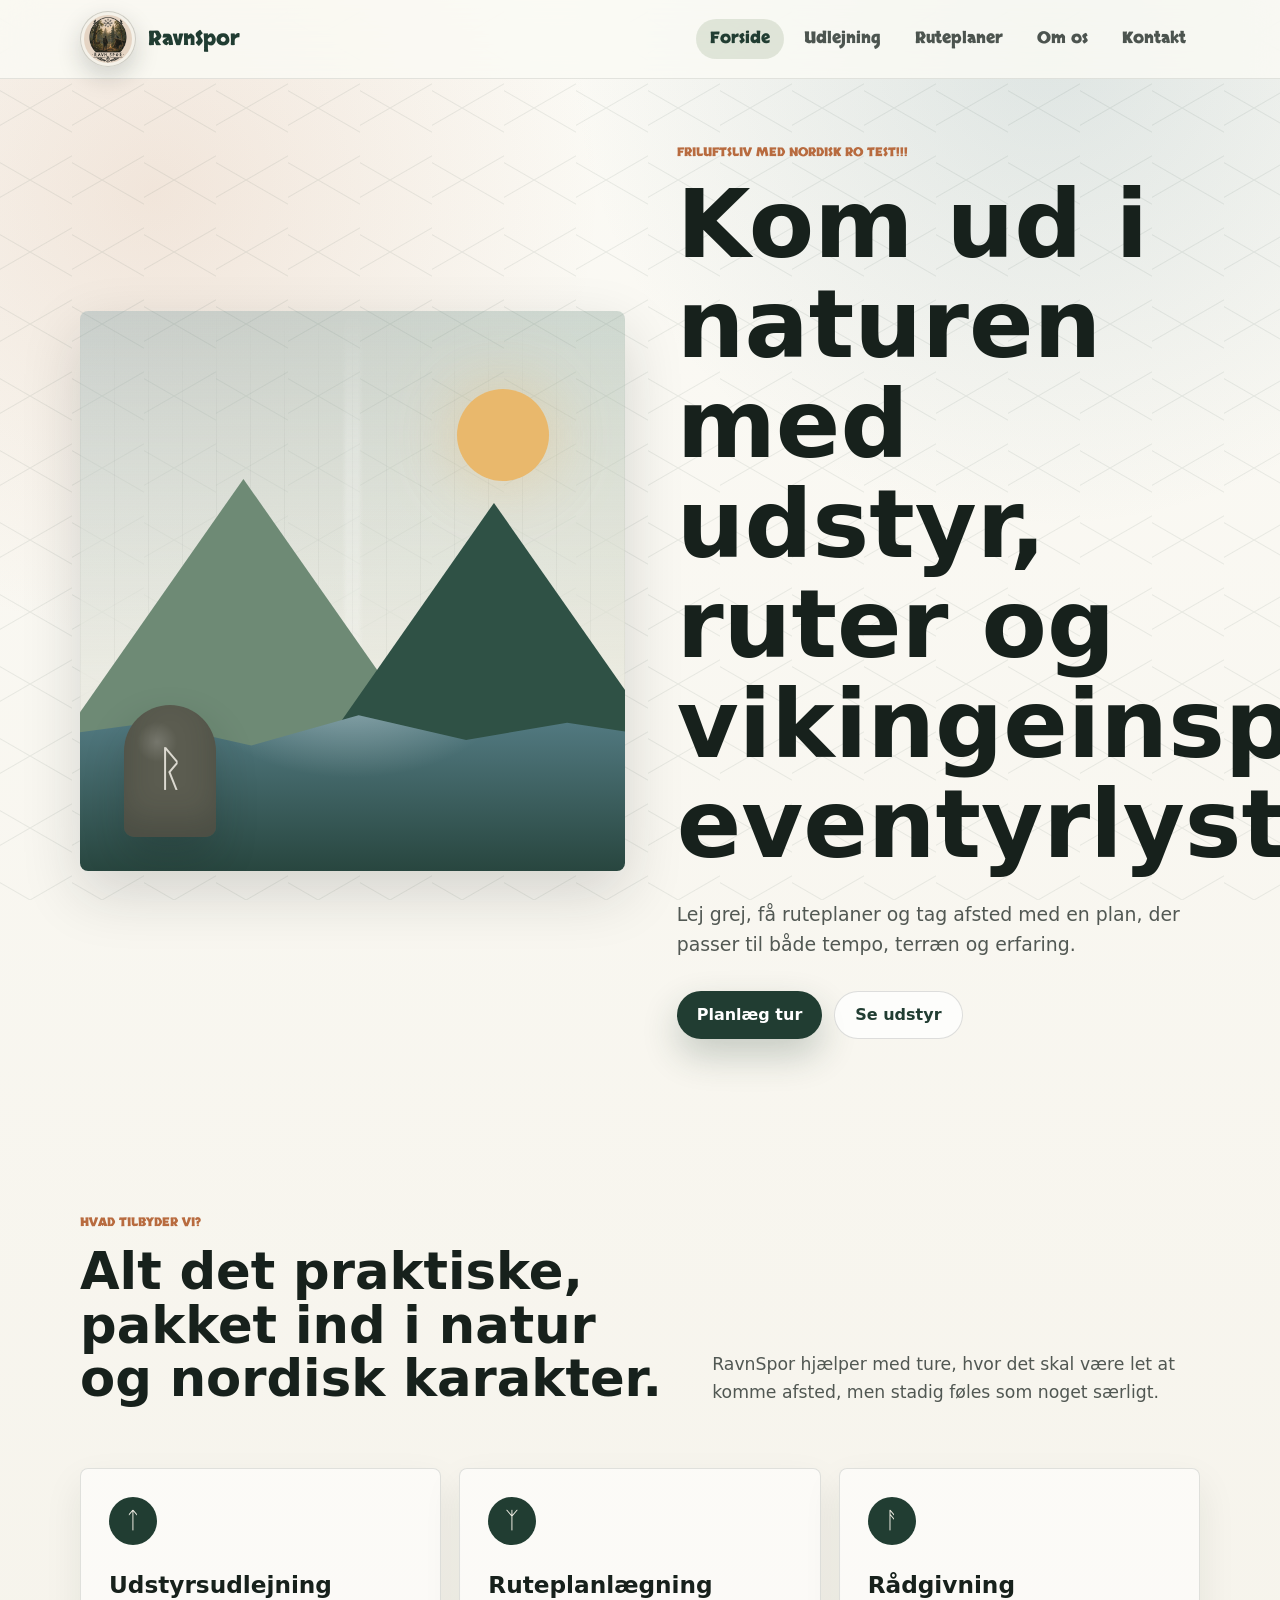
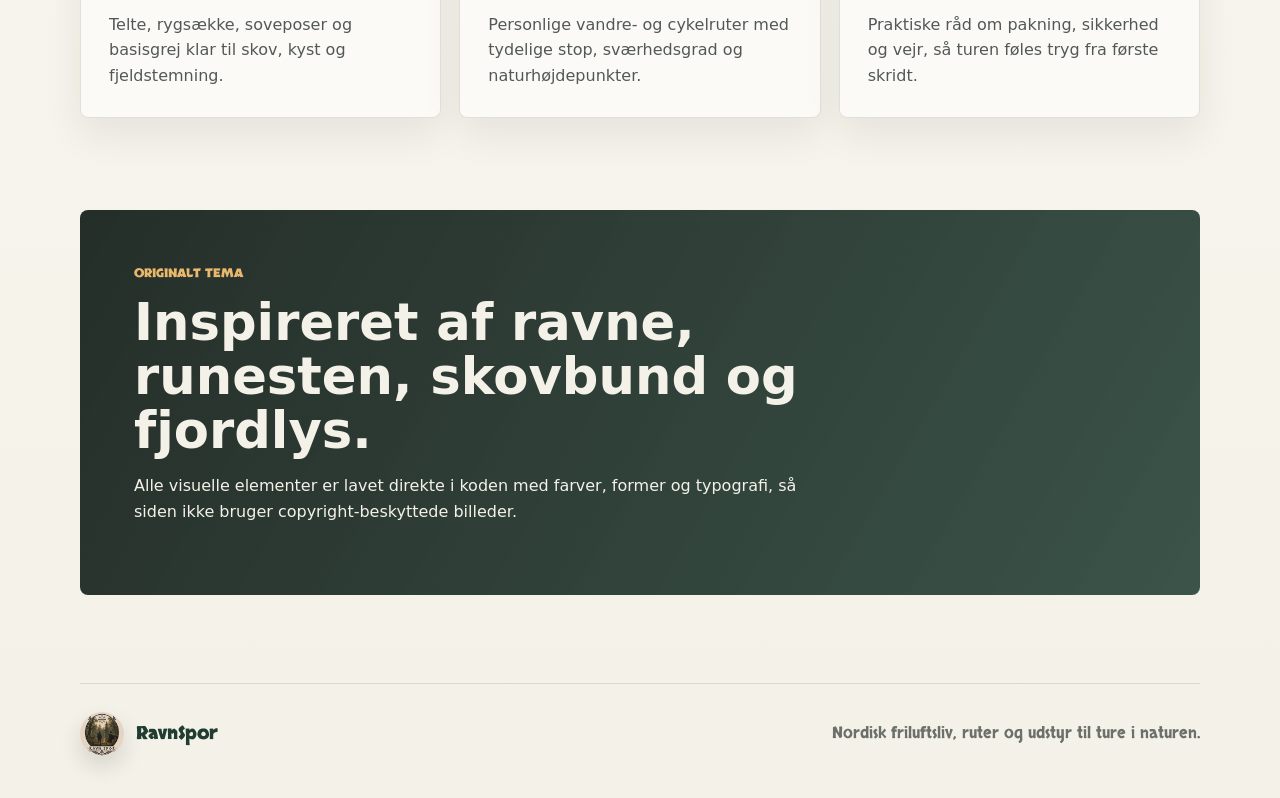
<file: index.html>
<!DOCTYPE html>
<html lang="da">
<head>
  <meta charset="UTF-8">
  <meta name="viewport" content="width=device-width, initial-scale=1.0">
  <title>RavnSpor | Nordisk friluftsliv</title>
  <title>Ravnspor | Outdoor udlejning og ruteplanlægning</title>
  <meta name="description"content="Lej outdoor udstyr og få skræddersyet ruteplanlægning til vandreture, shelterture og friluftsliv i Danmark.">
  <link rel="preconnect" href="https://fonts.googleapis.com">
  <link rel="preconnect" href="https://fonts.gstatic.com" crossorigin>
  <link href="https://fonts.googleapis.com/css2?family=Skranji:wght@400;700&display=swap" rel="stylesheet">
  <link rel="stylesheet" href="css/style.css">
</head>
<body>
<header class="site-header">
  <nav class="nav" aria-label="Hovednavigation">
    <a class="brand" href="index.html">
      <span class="brand-mark" aria-hidden="true">
        <img src="assets/ravnspor-logo.png" alt="">
      </span>
      <span>RavnSpor</span>
    </a>
    <ul>
      <li><a href="index.html" aria-current="page">Forside</a></li>
      <li><a href="udlejning.html">Udlejning</a></li>
      <li><a href="ruteplaner.html">Ruteplaner</a></li>
      <li><a href="om-os.html">Om os</a></li>
      <li><a href="kontakt.html">Kontakt</a></li>
    </ul>
  </nav>
</header>

<main>
  <section class="hero">
    <div class="hero-art" aria-hidden="true">
      <span class="sun"></span>
      <span class="mountain mountain-back"></span>
      <span class="mountain mountain-front"></span>
      <span class="fjord"></span>
      <span class="rune-stone">ᚱ</span>
    </div>
    <div class="hero-content">
      <p class="eyebrow">Friluftsliv med nordisk ro TEST!!!</p>
      <h1>Kom ud i naturen med udstyr, ruter og vikingeinspireret eventyrlyst.</h1>
      <p>Lej grej, få ruteplaner og tag afsted med en plan, der passer til både tempo, terræn og erfaring.</p>
      <div class="actions">
        <a class="btn btn-primary" href="kontakt.html">Planlæg tur</a>
        <a class="btn btn-secondary" href="udlejning.html">Se udstyr</a>
      </div>
    </div>
  </section>

  <section class="intro-section">
    <div>
      <p class="eyebrow">Hvad tilbyder vi?</p>
      <h2>Alt det praktiske, pakket ind i natur og nordisk karakter.</h2>
    </div>
    <p>RavnSpor hjælper med ture, hvor det skal være let at komme afsted, men stadig føles som noget særligt.</p>
  </section>

  <section class="cards" aria-label="Ydelser">
    <article class="card">
      <span class="card-icon" aria-hidden="true">ᛏ</span>
      <h3>Udstyrsudlejning</h3>
      <p>Telte, rygsække, soveposer og basisgrej klar til skov, kyst og fjeldstemning.</p>
    </article>
    <article class="card">
      <span class="card-icon" aria-hidden="true">ᛉ</span>
      <h3>Ruteplanlægning</h3>
      <p>Personlige vandre- og cykelruter med tydelige stop, sværhedsgrad og naturhøjdepunkter.</p>
    </article>
    <article class="card">
      <span class="card-icon" aria-hidden="true">ᚨ</span>
      <h3>Rådgivning</h3>
      <p>Praktiske råd om pakning, sikkerhed og vejr, så turen føles tryg fra første skridt.</p>
    </article>
  </section>

  <section class="feature-band">
    <div>
      <p class="eyebrow">Originalt tema</p>
      <h2>Inspireret af ravne, runesten, skovbund og fjordlys.</h2>
      <p>Alle visuelle elementer er lavet direkte i koden med farver, former og typografi, så siden ikke bruger copyright-beskyttede billeder.</p>
    </div>
  </section>
</main>

<footer class="site-footer">
  <a class="footer-brand" href="index.html">
    <img src="assets/ravnspor-logo.png" alt="">
    <span>RavnSpor</span>
  </a>
  <p>Nordisk friluftsliv, ruter og udstyr til ture i naturen.</p>
</footer>

<script src="js/main.js"></script>
</body>
</html>
</file>
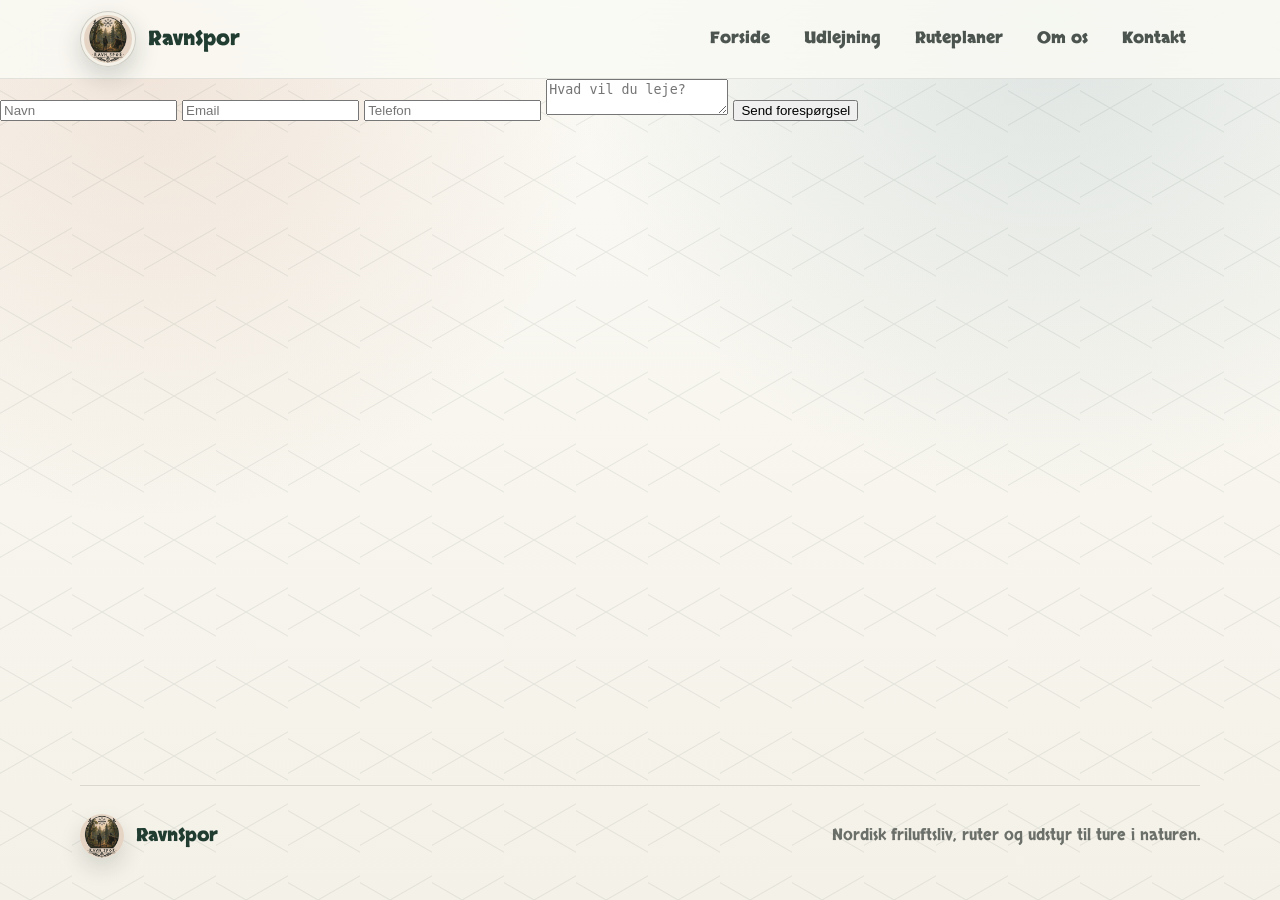
<file: Bestil.html>
<!DOCTYPE html>
<html lang="da">
<head>
  <meta charset="UTF-8">
  <meta name="viewport" content="width=device-width, initial-scale=1.0">
  <title>Ruteplaner | RavnSpor</title>
  <link rel="preconnect" href="https://fonts.googleapis.com">
  <link rel="preconnect" href="https://fonts.gstatic.com" crossorigin>
  <link href="https://fonts.googleapis.com/css2?family=Skranji:wght@400;700&display=swap" rel="stylesheet">
  <link rel="stylesheet" href="css/style.css">
</head>
<body>
<header class="site-header">
  <nav class="nav" aria-label="Hovednavigation">
    <a class="brand" href="index.html">
      <span class="brand-mark" aria-hidden="true">
        <img src="assets/ravnspor-logo.png" alt="">
      </span>
      <span>RavnSpor</span>
    </a>
    <ul>
      <li><a href="index.html">Forside</a></li>
      <li><a href="udlejning.html">Udlejning</a></li>
      <li><a href="ruteplaner.html">Ruteplaner</a></li>
      <li><a href="om-os.html">Om os</a></li>
      <li><a href="kontakt.html">Kontakt</a></li>
    </ul>
  </nav>
</header>

<main class="subpage">
    <form action="https://formspree.io/f/xjgdnggd" method="POST">

    <input type="text" name="navn" placeholder="Navn" required>

    <input type="email" name="email" placeholder="Email" required>

    <input type="tel" name="telefon" placeholder="Telefon">

    <textarea name="besked" placeholder="Hvad vil du leje?" required></textarea>

    <button type="submit">Send forespørgsel</button>

    </form>
</main>

<footer class="site-footer">
  <a class="footer-brand" href="index.html">
    <img src="assets/ravnspor-logo.png" alt="">
    <span>RavnSpor</span>
  </a>
  <p>Nordisk friluftsliv, ruter og udstyr til ture i naturen.</p>
</footer>

<script src="js/main.js"></script>
</body>
</html>
</file>
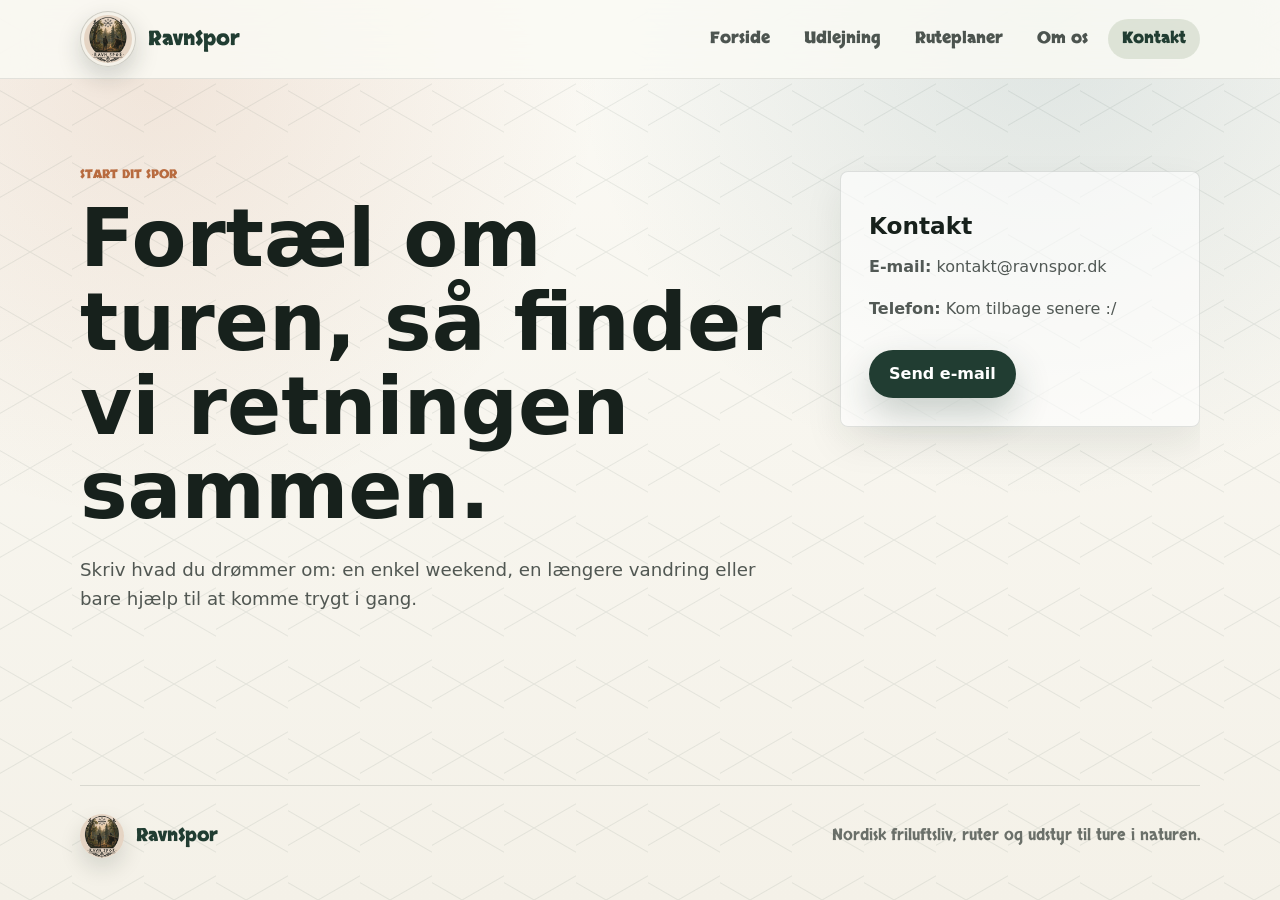
<file: kontakt.html>
<!DOCTYPE html>
<html lang="da">
<head>
  <meta charset="UTF-8">
  <meta name="viewport" content="width=device-width, initial-scale=1.0">
  <title>Kontakt | RavnSpor</title>
  <link rel="preconnect" href="https://fonts.googleapis.com">
  <link rel="preconnect" href="https://fonts.gstatic.com" crossorigin>
  <link href="https://fonts.googleapis.com/css2?family=Skranji:wght@400;700&display=swap" rel="stylesheet">
  <link rel="stylesheet" href="css/style.css">
</head>
<body>
<header class="site-header">
  <nav class="nav" aria-label="Hovednavigation">
    <a class="brand" href="index.html">
      <span class="brand-mark" aria-hidden="true">
        <img src="assets/ravnspor-logo.png" alt="">
      </span>
      <span>RavnSpor</span>
    </a>
    <ul>
      <li><a href="index.html">Forside</a></li>
      <li><a href="udlejning.html">Udlejning</a></li>
      <li><a href="ruteplaner.html">Ruteplaner</a></li>
      <li><a href="om-os.html">Om os</a></li>
      <li><a href="kontakt.html" aria-current="page">Kontakt</a></li>
    </ul>
  </nav>
</header>

<main class="subpage contact-layout">
  <section class="page-hero">
    <p class="eyebrow">Start dit spor</p>
    <h1>Fortæl om turen, så finder vi retningen sammen.</h1>
    <p>Skriv hvad du drømmer om: en enkel weekend, en længere vandring eller bare hjælp til at komme trygt i gang.</p>
  </section>

  <section class="contact-card" aria-label="Kontaktinformation">
    <h2>Kontakt</h2>
    <p><strong>E-mail:</strong> kontakt@ravnspor.dk</p>
    <p><strong>Telefon:</strong> Kom tilbage senere :/</p>
    <a class="btn btn-primary" href="mailto:kontakt@ravnspor.dk">Send e-mail</a>
  </section>
</main>

<footer class="site-footer">
  <a class="footer-brand" href="index.html">
    <img src="assets/ravnspor-logo.png" alt="">
    <span>RavnSpor</span>
  </a>
  <p>Nordisk friluftsliv, ruter og udstyr til ture i naturen.</p>
</footer>

<script src="js/main.js"></script>
</body>
</html>
</file>
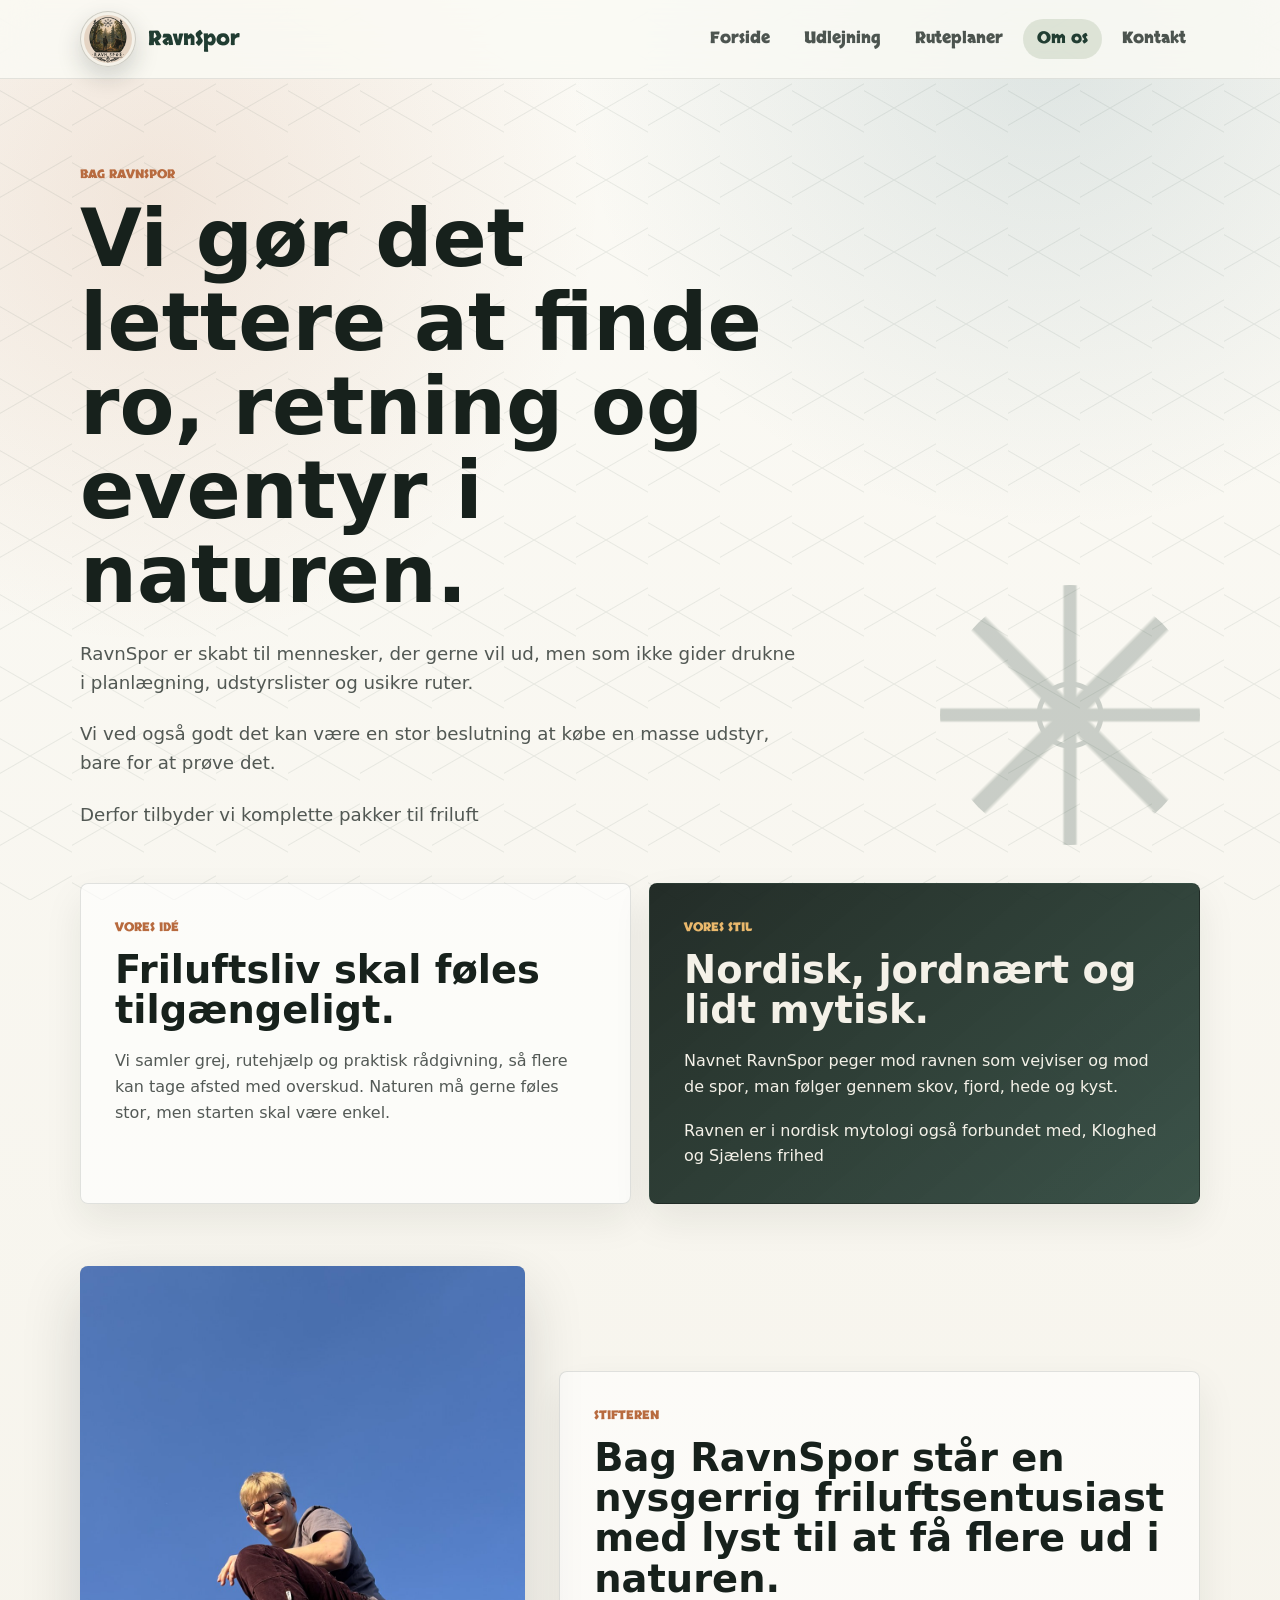
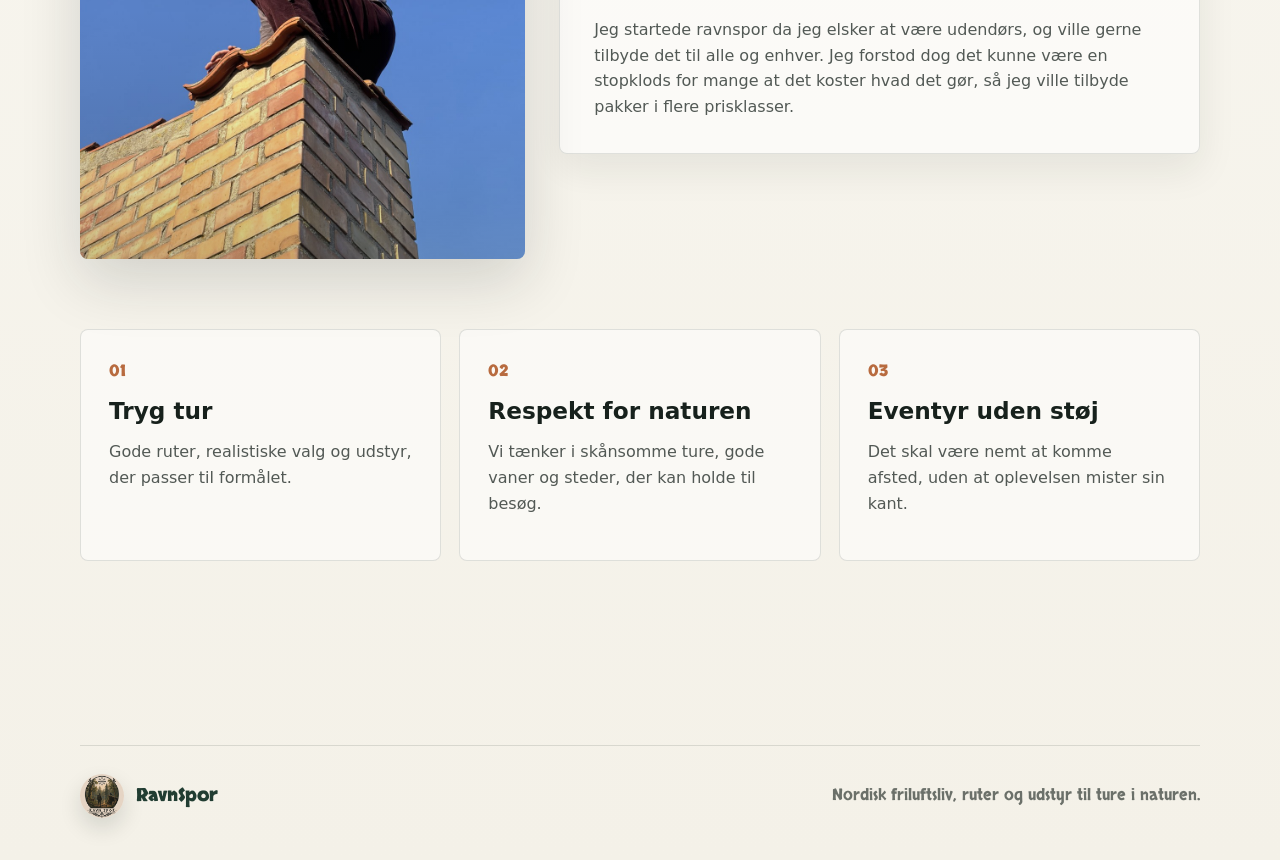
<file: om-os.html>
<!DOCTYPE html>
<html lang="da">
<head>
  <meta charset="UTF-8">
  <meta name="viewport" content="width=device-width, initial-scale=1.0">
  <title>Om os | RavnSpor</title>
  <link rel="preconnect" href="https://fonts.googleapis.com">
  <link rel="preconnect" href="https://fonts.gstatic.com" crossorigin>
  <link href="https://fonts.googleapis.com/css2?family=Skranji:wght@400;700&display=swap" rel="stylesheet">
  <link rel="stylesheet" href="css/style.css">
</head>
<body>
<header class="site-header">
  <nav class="nav" aria-label="Hovednavigation">
    <a class="brand" href="index.html">
      <span class="brand-mark" aria-hidden="true">
        <img src="assets/ravnspor-logo.png" alt="">
      </span>
      <span>RavnSpor</span>
    </a>
    <ul>
      <li><a href="index.html">Forside</a></li>
      <li><a href="udlejning.html">Udlejning</a></li>
      <li><a href="ruteplaner.html">Ruteplaner</a></li>
      <li><a href="om-os.html" aria-current="page">Om os</a></li>
      <li><a href="kontakt.html">Kontakt</a></li>
    </ul>
  </nav>
</header>

<main class="subpage">
  <section class="page-hero about-hero">
    <p class="eyebrow">Bag RavnSpor</p>
    <h1>Vi gør det lettere at finde ro, retning og eventyr i naturen.</h1>
    <p>RavnSpor er skabt til mennesker, der gerne vil ud, men som ikke gider drukne i planlægning, udstyrslister og usikre ruter.</p>
    <p>Vi ved også godt det kan være en stor beslutning at købe en masse udstyr, bare for at prøve det.</p>
    <P>Derfor tilbyder vi komplette pakker til friluft </P>
  </section>

  <section class="about-grid" aria-label="Om RavnSpor">
    <article class="about-panel">
      <p class="eyebrow">Vores idé</p>
      <h2>Friluftsliv skal føles tilgængeligt.</h2>
      <p>Vi samler grej, rutehjælp og praktisk rådgivning, så flere kan tage afsted med overskud. Naturen må gerne føles stor, men starten skal være enkel.</p>
    </article>
    <article class="about-panel about-panel-dark">
      <p class="eyebrow">Vores stil</p>
      <h2>Nordisk, jordnært og lidt mytisk.</h2>
      <p>Navnet RavnSpor peger mod ravnen som vejviser og mod de spor, man følger gennem skov, fjord, hede og kyst.</p>
      <P>Ravnen er i nordisk mytologi også forbundet med, Kloghed og Sjælens frihed</P>
    </article>
  </section>

  <section class="founder-section" aria-label="Stifteren af RavnSpor">
    <div class="founder-photo">
      <img src="assets/founder.jpg" alt="Stifteren af RavnSpor">
    </div>
    <div class="founder-copy">
      <p class="eyebrow">Stifteren</p>
      <h2>Bag RavnSpor står en nysgerrig friluftsentusiast med lyst til at få flere ud i naturen.</h2>
      <p>Jeg startede ravnspor da jeg elsker at være udendørs, og ville gerne tilbyde det til alle og enhver. Jeg forstod dog det kunne være en stopklods for mange at det koster hvad det gør, så jeg ville tilbyde pakker i flere prisklasser.</p>
    </div>
  </section>

  <section class="values" aria-label="Værdier">
    <article>
      <span>01</span>
      <h2>Tryg tur</h2>
      <p>Gode ruter, realistiske valg og udstyr, der passer til formålet.</p>
    </article>
    <article>
      <span>02</span>
      <h2>Respekt for naturen</h2>
      <p>Vi tænker i skånsomme ture, gode vaner og steder, der kan holde til besøg.</p>
    </article>
    <article>
      <span>03</span>
      <h2>Eventyr uden støj</h2>
      <p>Det skal være nemt at komme afsted, uden at oplevelsen mister sin kant.</p>
    </article>
  </section>
</main>

<footer class="site-footer">
  <a class="footer-brand" href="index.html">
    <img src="assets/ravnspor-logo.png" alt="">
    <span>RavnSpor</span>
  </a>
  <p>Nordisk friluftsliv, ruter og udstyr til ture i naturen.</p>
</footer>

<script src="js/main.js"></script>
</body>
</html>
</file>
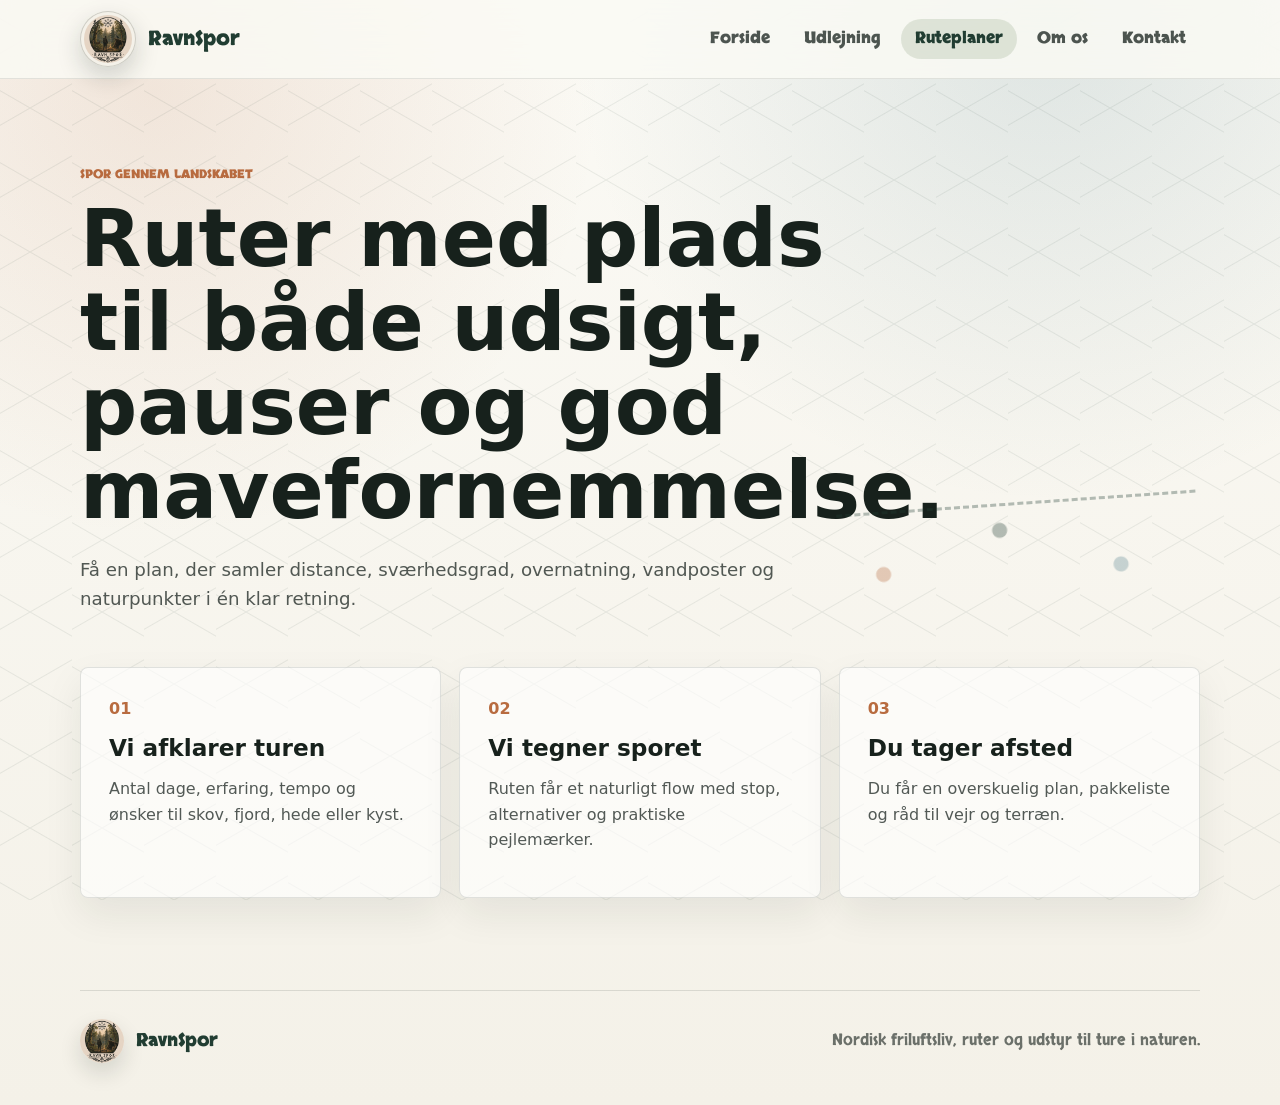
<file: ruteplaner.html>
<!DOCTYPE html>
<html lang="da">
<head>
  <meta charset="UTF-8">
  <meta name="viewport" content="width=device-width, initial-scale=1.0">
  <title>Ruteplaner | RavnSpor</title>
  <link rel="preconnect" href="https://fonts.googleapis.com">
  <link rel="preconnect" href="https://fonts.gstatic.com" crossorigin>
  <link href="https://fonts.googleapis.com/css2?family=Skranji:wght@400;700&display=swap" rel="stylesheet">
  <link rel="stylesheet" href="css/style.css">
</head>
<body>
<header class="site-header">
  <nav class="nav" aria-label="Hovednavigation">
    <a class="brand" href="index.html">
      <span class="brand-mark" aria-hidden="true">
        <img src="assets/ravnspor-logo.png" alt="">
      </span>
      <span>RavnSpor</span>
    </a>
    <ul>
      <li><a href="index.html">Forside</a></li>
      <li><a href="udlejning.html">Udlejning</a></li>
      <li><a href="ruteplaner.html" aria-current="page">Ruteplaner</a></li>
      <li><a href="om-os.html">Om os</a></li>
      <li><a href="kontakt.html">Kontakt</a></li>
    </ul>
  </nav>
</header>

<main class="subpage">
  <section class="page-hero route-hero">
    <p class="eyebrow">Spor gennem landskabet</p>
    <h1>Ruter med plads til både udsigt, pauser og god mavefornemmelse.</h1>
    <p>Få en plan, der samler distance, sværhedsgrad, overnatning, vandposter og naturpunkter i én klar retning.</p>
  </section>

  <section class="timeline" aria-label="Sådan planlægger vi">
    <article>
      <span>01</span>
      <h2>Vi afklarer turen</h2>
      <p>Antal dage, erfaring, tempo og ønsker til skov, fjord, hede eller kyst.</p>
    </article>
    <article>
      <span>02</span>
      <h2>Vi tegner sporet</h2>
      <p>Ruten får et naturligt flow med stop, alternativer og praktiske pejlemærker.</p>
    </article>
    <article>
      <span>03</span>
      <h2>Du tager afsted</h2>
      <p>Du får en overskuelig plan, pakkeliste og råd til vejr og terræn.</p>
    </article>
  </section>
</main>

<footer class="site-footer">
  <a class="footer-brand" href="index.html">
    <img src="assets/ravnspor-logo.png" alt="">
    <span>RavnSpor</span>
  </a>
  <p>Nordisk friluftsliv, ruter og udstyr til ture i naturen.</p>
</footer>

<script src="js/main.js"></script>
</body>
</html>
</file>
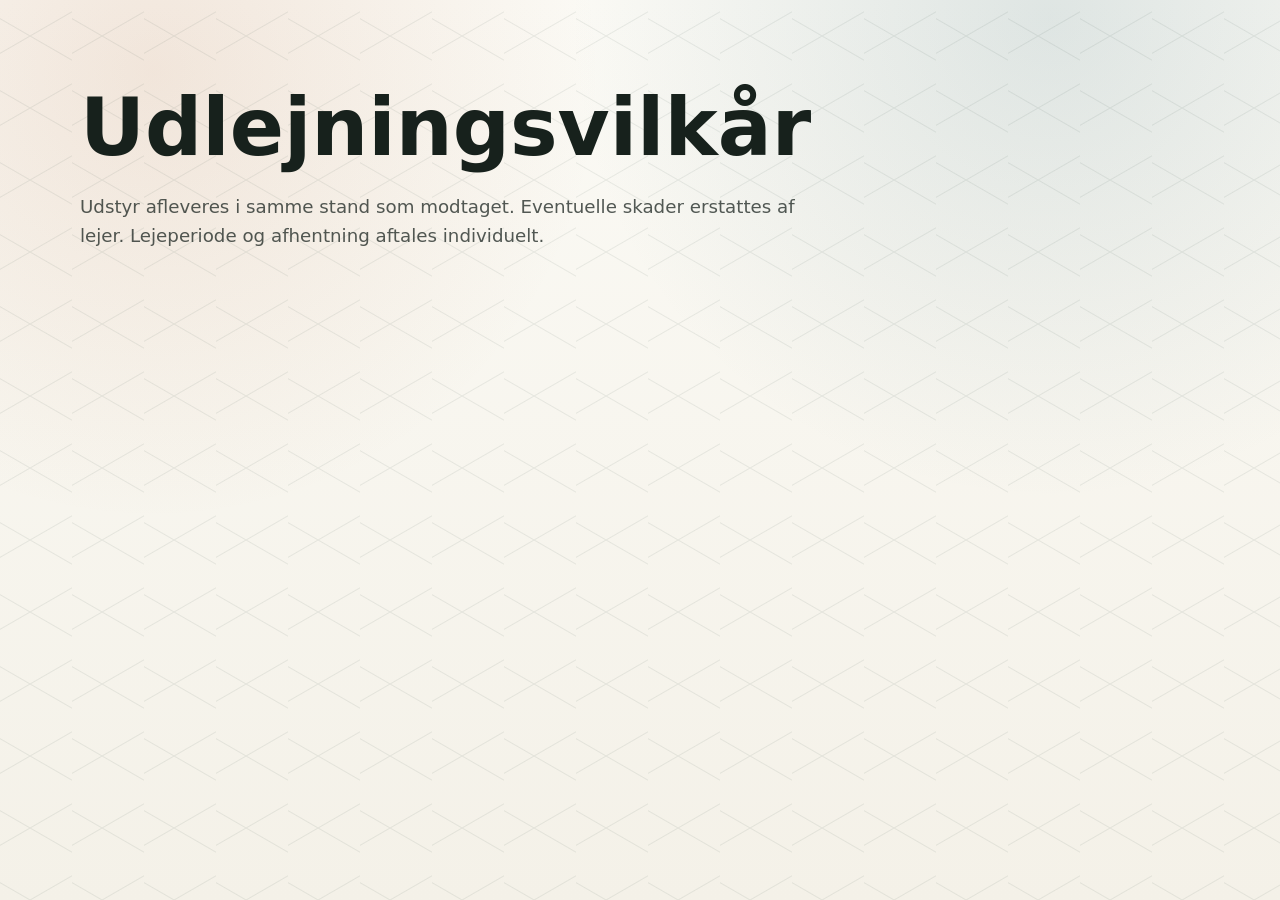
<file: udleje-vilkaar.html>
<!doctype html><html lang='da'><head><meta charset='utf-8'><title>Udlejningsvilkår</title><link rel='stylesheet' href='css/style.css'></head><body><main class='subpage'><section class='page-hero'><h1>Udlejningsvilkår</h1><p>Udstyr afleveres i samme stand som modtaget. Eventuelle skader erstattes af lejer. Lejeperiode og afhentning aftales individuelt.</p></section></main></body></html>
</file>
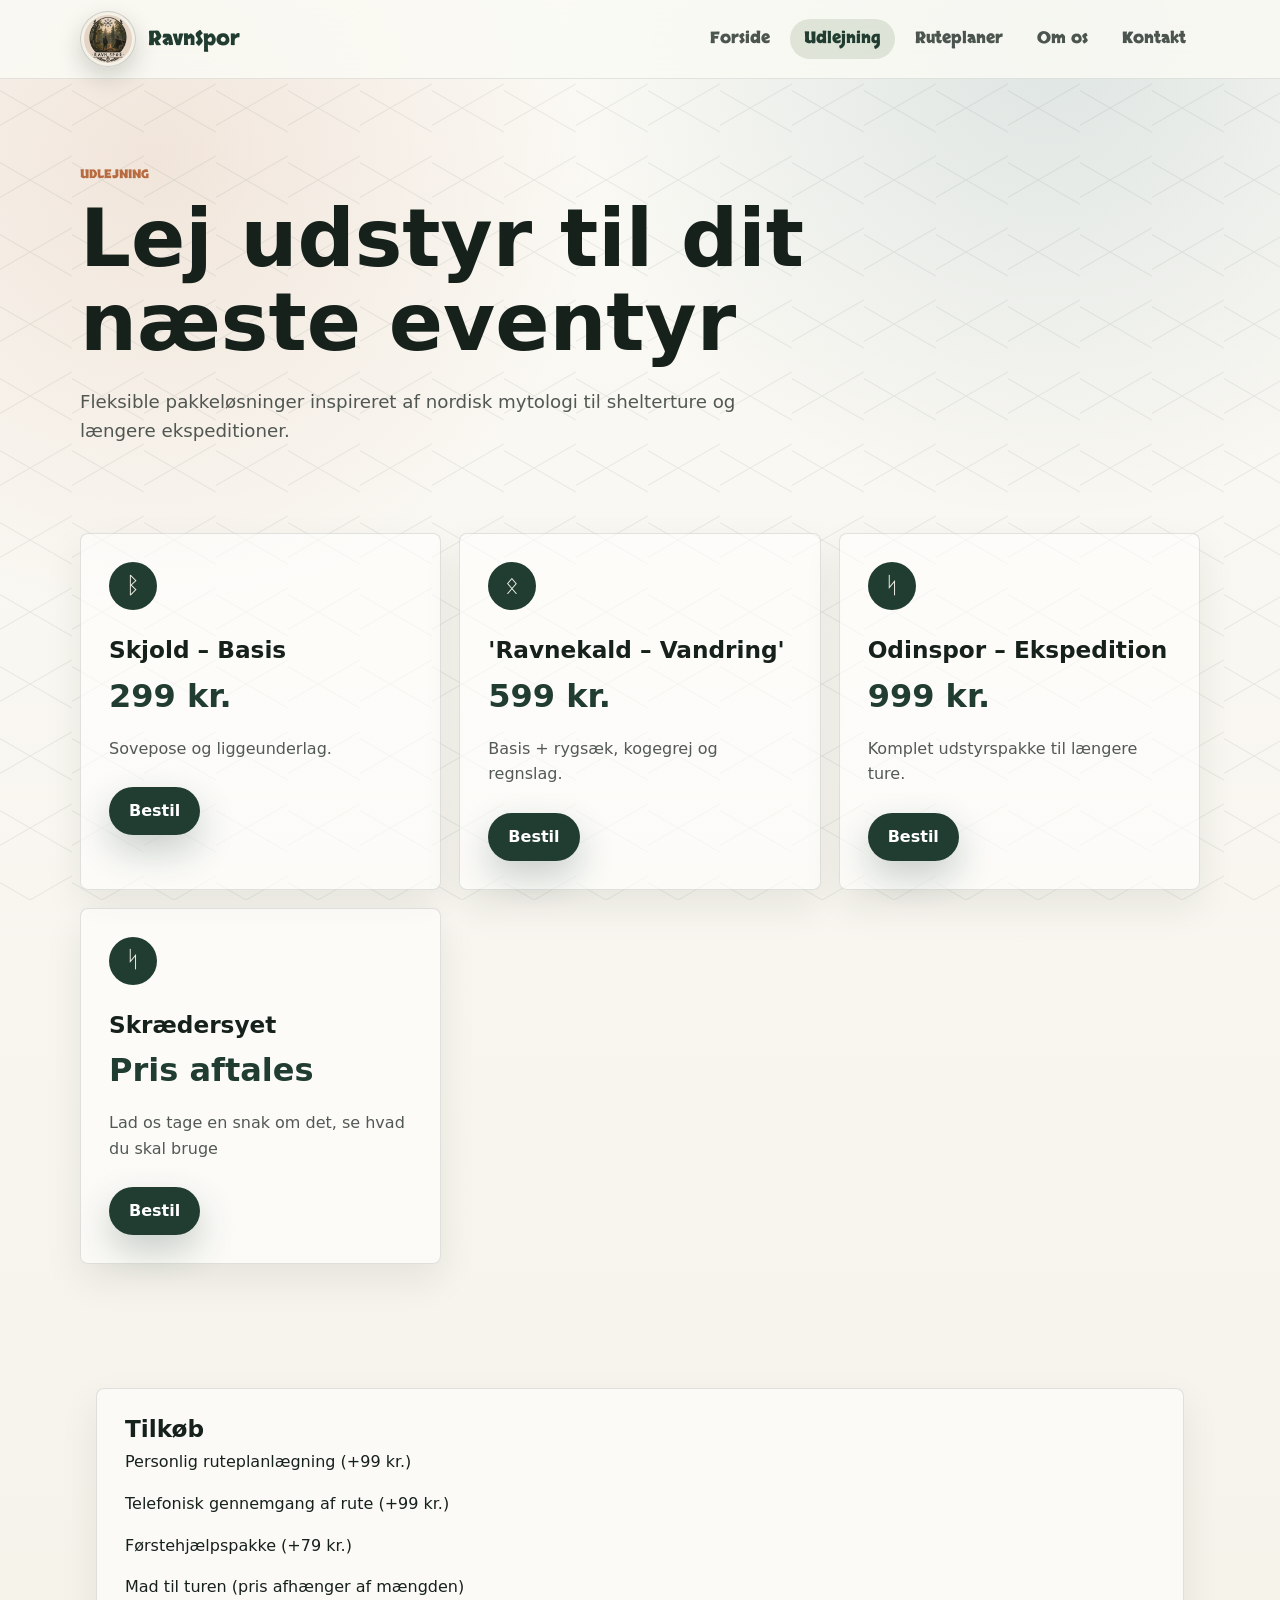
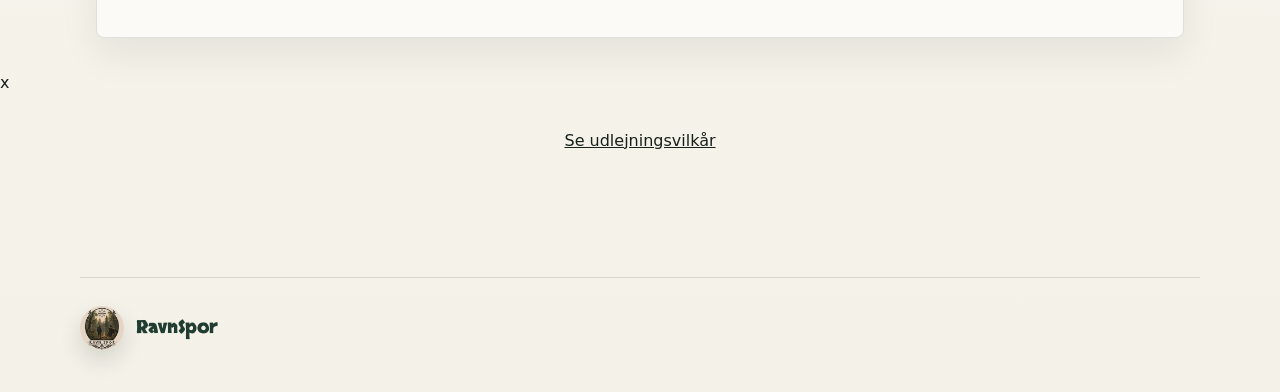
<file: udlejning.html>
<!DOCTYPE html>
<html lang="da">
<head>
<meta charset="UTF-8">
<meta name="viewport" content="width=device-width, initial-scale=1.0">
<title>Udlejning | RavnSpor</title>
<link rel="preconnect" href="https://fonts.googleapis.com">
<link rel="preconnect" href="https://fonts.gstatic.com" crossorigin>
<link href="https://fonts.googleapis.com/css2?family=Skranji:wght@400;700&display=swap" rel="stylesheet">
<link rel="stylesheet" href="css/style.css">
<style>
.package-price{font-size:2rem;color:#213d32;font-weight:700;margin:.5rem 0}
.addons{max-width:1120px;margin:2rem auto;padding:0 1rem}
.addons .card{text-align:left}
.addons label{display:block;padding:.5rem 0}
.terms-link{text-align:center;padding:2rem}
</style>
</head>
<body>
<header class="site-header"><nav class="nav"><a class="brand" href="index.html"><span class="brand-mark"><img src="assets/ravnspor-logo.png" alt=""></span><span>RavnSpor</span></a>
<ul><li><a href="index.html">Forside</a></li><li><a href="udlejning.html" aria-current="page">Udlejning</a></li><li><a href="ruteplaner.html">Ruteplaner</a></li><li><a href="om-os.html">Om os</a></li><li><a href="kontakt.html">Kontakt</a></li></ul></nav></header>

<main class="subpage">
<section class="page-hero">
<p class="eyebrow">Udlejning</p>
<h1>Lej udstyr til dit næste eventyr</h1>
<p>Fleksible pakkeløsninger inspireret af nordisk mytologi til shelterture og længere ekspeditioner.</p>
</section>

<section class="cards price-grid">
<article class="card"><span class="card-icon">ᛒ</span><h2>Skjold – Basis</h2><div class="package-price">299 kr.</div><p>Sovepose og liggeunderlag.</p><br><a class="btn btn-primary" href="Bestil.html">Bestil</a></article>
<article class="card"><span class="card-icon">ᛟ</span><h2>'Ravnekald – Vandring'</h2><div class="package-price">599 kr.</div><p>Basis + rygsæk, kogegrej og regnslag.</p><br><a class="btn btn-primary" href="Bestil.html">Bestil</a></article>
<article class="card"><span class="card-icon">ᛋ</span><h2>Odinspor – Ekspedition</h2><div class="package-price">999 kr.</div><p>Komplet udstyrspakke til længere ture.</p><br><a class="btn btn-primary" href="Bestil.html">Bestil</a></article>
<article class="card"><span class="card-icon">ᛋ</span><h2>Skrædersyet</h2><div class="package-price">Pris aftales</div><p>Lad os tage en snak om det, se hvad du skal bruge</p><br><a class="btn btn-primary" href="kontakt.html">Bestil</a></article>
</section>

<section class="addons">
<div class="card">
<h2>Tilkøb</h2>
<label> Personlig ruteplanlægning (+99 kr.)</label>
<label> Telefonisk gennemgang af rute (+99 kr.)</label>
<label> Førstehjælpspakke (+79 kr.)</label>
<label> Mad til turen (pris afhænger af mængden)</label>
</div>
</section>x

<div class="terms-link">
<a href="udleje-vilkaar.html">Se udlejningsvilkår</a>
</div>
</main>

<footer class="site-footer"><a class="footer-brand" href="index.html"><img src="assets/ravnspor-logo.png" alt=""><span>RavnSpor</span></a></footer>
</body></html>
</file>
<file: css/style.css>
:root {
  --display-font: "Skranji", Georgia, serif;
  --ink: #17211c;
  --pine: #213d32;
  --moss: #5f7d4f;
  --fjord: #5d8792;
  --stone: #d9d4c3;
  --mist: #f4f1e8;
  --ember: #b86b3f;
  --shadow: 0 22px 60px rgba(23, 33, 28, 0.16);
}

* {
  box-sizing: border-box;
}

html {
  scroll-behavior: smooth;
}

body {
  min-height: 100vh;
  margin: 0;
  display: flex;
  flex-direction: column;
  overflow-x: hidden;
  color: var(--ink);
  font-family: Inter, ui-sans-serif, system-ui, -apple-system, BlinkMacSystemFont, "Segoe UI", sans-serif;
  line-height: 1.6;
  background:
    radial-gradient(circle at 12% 8%, rgba(184, 107, 63, 0.14), transparent 28rem),
    radial-gradient(circle at 82% 2%, rgba(93, 135, 146, 0.18), transparent 30rem),
    linear-gradient(180deg, #fbfaf5 0%, var(--mist) 100%);
}

body::before {
  content: "";
  position: fixed;
  inset: 0;
  z-index: -1;
  opacity: 0.08;
  background-image:
    linear-gradient(30deg, transparent 46%, var(--pine) 47%, transparent 48%),
    linear-gradient(150deg, transparent 46%, var(--pine) 47%, transparent 48%);
  background-size: 72px 72px;
}

a {
  color: inherit;
}

.site-header {
  font-family: var(--display-font);
  position: sticky;
  top: 0;
  z-index: 10;
  border-bottom: 1px solid rgba(23, 33, 28, 0.1);
  background: rgba(251, 250, 245, 0.82);
  backdrop-filter: blur(18px);
}

.nav {
  width: min(1120px, calc(100% - 32px));
  min-height: 78px;
  margin: 0 auto;
  display: flex;
  align-items: center;
  justify-content: space-between;
  gap: 24px;
}

.brand {
  display: inline-flex;
  align-items: center;
  gap: 12px;
  color: var(--pine);
  font-size: 1.25rem;
  font-weight: 700;
  text-decoration: none;
}

.brand-mark {
  width: 56px;
  height: 56px;
  display: grid;
  place-items: center;
  padding: 3px;
  border: 1px solid rgba(23, 33, 28, 0.18);
  border-radius: 50%;
  overflow: hidden;
  background: rgba(244, 241, 232, 0.88);
  box-shadow: 0 10px 24px rgba(23, 33, 28, 0.18);
}

.brand-mark img {
  width: 100%;
  height: 100%;
  display: block;
  border-radius: 50%;
  object-fit: cover;
}

.nav ul {
  margin: 0;
  padding: 0;
  display: flex;
  align-items: center;
  gap: 6px;
  list-style: none;
}

.nav a:not(.brand) {
  display: inline-flex;
  align-items: center;
  min-height: 40px;
  padding: 0 14px;
  border-radius: 999px;
  color: rgba(23, 33, 28, 0.76);
  font-weight: 700;
  text-decoration: none;
}

.nav a:hover,
.nav a[aria-current="page"] {
  color: var(--pine);
  background: rgba(95, 125, 79, 0.16);
}

main {
  flex: 1;
  overflow: hidden;
}

.hero {
  width: min(1120px, calc(100% - 32px));
  min-height: calc(100vh - 78px);
  margin: 0 auto;
  padding: 64px 0 88px;
  display: grid;
  grid-template-columns: minmax(0, 1.02fr) minmax(320px, 0.98fr);
  align-items: center;
  gap: 52px;
}

.hero-content {
  max-width: 680px;
}

.eyebrow {
  font-family: var(--display-font);
  margin: 0 0 12px;
  color: var(--ember);
  font-size: 0.78rem;
  font-weight: 700;
  letter-spacing: 0;
  text-transform: uppercase;
}

h1,
h2,
h3 {
  margin: 0;
  line-height: 1.05;
}

h1 {
  max-width: 760px;
  font-size: clamp(2.8rem, 8vw, 5.95rem);
  letter-spacing: 0;
}

h2 {
  font-size: clamp(2rem, 4vw, 3.2rem);
}

h3 {
  font-size: 1.35rem;
}

p {
  color: rgba(23, 33, 28, 0.74);
}

.hero-content > p:not(.eyebrow) {
  max-width: 590px;
  margin: 24px 0 0;
  font-size: 1.18rem;
}

.actions {
  margin-top: 32px;
  display: flex;
  flex-wrap: wrap;
  gap: 12px;
}

.btn {
  min-height: 48px;
  display: inline-flex;
  align-items: center;
  justify-content: center;
  padding: 0 20px;
  border-radius: 999px;
  font-weight: 850;
  text-decoration: none;
  transition: transform 180ms ease, box-shadow 180ms ease;
}

.btn:hover {
  transform: translateY(-2px);
}

.btn-primary {
  color: #fff;
  background: var(--pine);
  box-shadow: 0 16px 36px rgba(33, 61, 50, 0.24);
}

.btn-secondary {
  color: var(--pine);
  background: rgba(255, 255, 255, 0.72);
  border: 1px solid rgba(23, 33, 28, 0.14);
}

.hero-art {
  position: relative;
  min-height: 560px;
  border-radius: 8px;
  overflow: hidden;
  background:
    linear-gradient(180deg, rgba(244, 241, 232, 0) 0%, rgba(244, 241, 232, 0.78) 68%),
    linear-gradient(140deg, rgba(93, 135, 146, 0.28), rgba(95, 125, 79, 0.28));
  box-shadow: var(--shadow);
}

.hero-art::before {
  content: "";
  position: absolute;
  inset: 0;
  background:
    linear-gradient(90deg, transparent 0 48%, rgba(255, 255, 255, 0.22) 49% 51%, transparent 52%),
    repeating-linear-gradient(90deg, rgba(23, 33, 28, 0.04) 0 1px, transparent 1px 34px);
  mask-image: linear-gradient(180deg, transparent 0%, #000 24%, #000 78%, transparent 100%);
}

.sun {
  position: absolute;
  top: 78px;
  right: 76px;
  width: 92px;
  height: 92px;
  border-radius: 50%;
  background: #e9b86c;
  box-shadow: 0 0 70px rgba(233, 184, 108, 0.48);
}

.mountain {
  position: absolute;
  bottom: 112px;
  width: 72%;
  aspect-ratio: 1.4;
  clip-path: polygon(50% 0, 100% 100%, 0 100%);
}

.mountain-back {
  left: -6%;
  background: #6e8a75;
}

.mountain-front {
  right: -12%;
  bottom: 88px;
  background: #2f5145;
}

.fjord {
  position: absolute;
  left: -8%;
  right: -8%;
  bottom: 0;
  height: 190px;
  background:
    radial-gradient(ellipse at 50% 0%, rgba(255, 255, 255, 0.38), transparent 36%),
    linear-gradient(180deg, var(--fjord), #28463f);
  clip-path: polygon(0 30%, 18% 22%, 34% 34%, 51% 18%, 68% 31%, 84% 22%, 100% 30%, 100% 100%, 0 100%);
}

.rune-stone {
  font-family: var(--display-font);
  position: absolute;
  left: 44px;
  bottom: 34px;
  width: 92px;
  height: 132px;
  display: grid;
  place-items: center;
  border-radius: 46px 46px 10px 10px;
  color: rgba(244, 241, 232, 0.84);
  font-size: 3rem;
  background:
    radial-gradient(circle at 36% 28%, rgba(255, 255, 255, 0.16), transparent 18%),
    #5b5c50;
  box-shadow: inset 0 -18px 30px rgba(23, 33, 28, 0.24), 0 20px 40px rgba(23, 33, 28, 0.22);
}

.intro-section,
.cards,
.feature-band,
.page-hero,
.timeline,
.contact-layout {
  width: min(1120px, calc(100% - 32px));
  margin: 0 auto;
}

.intro-section {
  padding: 86px 0 28px;
  display: grid;
  grid-template-columns: minmax(0, 1.1fr) minmax(260px, 0.9fr);
  gap: 36px;
  align-items: end;
}

.intro-section > p {
  margin: 0;
  font-size: 1.08rem;
}

.cards {
  padding: 34px 0 92px;
  display: grid;
  grid-template-columns: repeat(3, minmax(0, 1fr));
  gap: 18px;
}

.card {
  min-height: 250px;
  padding: 28px;
  border: 1px solid rgba(23, 33, 28, 0.12);
  border-radius: 8px;
  background: rgba(255, 255, 255, 0.58);
  box-shadow: 0 16px 38px rgba(23, 33, 28, 0.08);
}

.card-icon {
  font-family: var(--display-font);
  width: 48px;
  height: 48px;
  margin-bottom: 28px;
  display: grid;
  place-items: center;
  border-radius: 50%;
  color: var(--mist);
  font-size: 1.45rem;
  background: var(--pine);
}

.card h2,
.card h3 {
  font-size: 1.45rem;
}

.card p {
  margin: 14px 0 0;
}

.feature-band {
  margin-bottom: 88px;
  padding: 54px;
  border-radius: 8px;
  color: var(--mist);
  background:
    linear-gradient(120deg, rgba(23, 33, 28, 0.94), rgba(33, 61, 50, 0.88)),
    repeating-linear-gradient(45deg, transparent 0 18px, rgba(255, 255, 255, 0.1) 18px 19px);
}

.feature-band h2,
.feature-band p {
  max-width: 700px;
  color: var(--mist);
}

.feature-band .eyebrow {
  color: #e9b86c;
}

.subpage {
  padding-bottom: 92px;
}

.page-hero {
  padding: 86px 0 54px;
}

.page-hero h1 {
  font-size: clamp(2.5rem, 7vw, 5rem);
}

.page-hero p:not(.eyebrow) {
  max-width: 720px;
  margin: 22px 0 0;
  font-size: 1.14rem;
}

.route-hero {
  position: relative;
}

.route-hero::after {
  content: "";
  position: absolute;
  right: 0;
  bottom: 42px;
  width: min(360px, 42vw);
  height: 120px;
  opacity: 0.32;
  background:
    radial-gradient(circle at 12% 50%, var(--ember) 0 7px, transparent 8px),
    radial-gradient(circle at 45% 20%, var(--pine) 0 7px, transparent 8px),
    radial-gradient(circle at 78% 55%, var(--fjord) 0 7px, transparent 8px);
  border-top: 3px dashed var(--pine);
  transform: rotate(-4deg);
}

.timeline {
  display: grid;
  grid-template-columns: repeat(3, minmax(0, 1fr));
  gap: 18px;
}

.timeline article,
.contact-card {
  padding: 28px;
  border-radius: 8px;
  background: rgba(255, 255, 255, 0.62);
  border: 1px solid rgba(23, 33, 28, 0.12);
  box-shadow: 0 16px 38px rgba(23, 33, 28, 0.08);
}

.timeline span {
  color: var(--ember);
  font-weight: 900;
}

.timeline h2,
.contact-card h2 {
  margin-top: 14px;
  font-size: 1.45rem;
}

.contact-layout {
  display: grid;
  grid-template-columns: minmax(0, 1fr) minmax(280px, 360px);
  gap: 36px;
  align-items: start;
}

.contact-layout .page-hero {
  width: auto;
  margin: 0;
}

.contact-card {
  margin-top: 92px;
}

.contact-card .btn {
  margin-top: 12px;
}

.about-hero {
  position: relative;
}

.about-hero::after {
  content: "";
  position: absolute;
  right: 0;
  bottom: 38px;
  width: min(260px, 36vw);
  height: 260px;
  opacity: 0.22;
  background:
    radial-gradient(circle at 50% 50%, transparent 0 28px, var(--pine) 29px 33px, transparent 34px),
    linear-gradient(90deg, transparent 47%, var(--pine) 48% 52%, transparent 53%),
    linear-gradient(0deg, transparent 47%, var(--pine) 48% 52%, transparent 53%),
    linear-gradient(45deg, transparent 47%, var(--pine) 48% 52%, transparent 53%),
    linear-gradient(135deg, transparent 47%, var(--pine) 48% 52%, transparent 53%);
  border-radius: 50%;
}

.about-grid,
.values {
  width: min(1120px, calc(100% - 32px));
  margin: 0 auto;
}

.about-grid {
  display: grid;
  grid-template-columns: repeat(2, minmax(0, 1fr));
  gap: 18px;
  padding-bottom: 34px;
}

.about-panel {
  min-height: 320px;
  padding: 34px;
  border: 1px solid rgba(23, 33, 28, 0.12);
  border-radius: 8px;
  background: rgba(255, 255, 255, 0.62);
  box-shadow: 0 16px 38px rgba(23, 33, 28, 0.08);
}

.about-panel-dark {
  color: var(--mist);
  background:
    linear-gradient(140deg, rgba(23, 33, 28, 0.95), rgba(33, 61, 50, 0.88)),
    repeating-linear-gradient(45deg, transparent 0 18px, rgba(255, 255, 255, 0.1) 18px 19px);
}

.about-panel h2 {
  font-size: clamp(1.8rem, 3vw, 2.6rem);
}

.about-panel p:not(.eyebrow) {
  margin: 18px 0 0;
}

.about-panel-dark p,
.about-panel-dark h2 {
  color: var(--mist);
}

.about-panel-dark .eyebrow {
  color: #e9b86c;
}

.founder-section {
  width: min(1120px, calc(100% - 32px));
  margin: 0 auto;
  padding: 28px 0 52px;
  display: grid;
  grid-template-columns: minmax(280px, 0.82fr) minmax(0, 1.18fr);
  gap: 34px;
  align-items: center;
}

.founder-photo {
  position: relative;
  min-height: 480px;
  border-radius: 8px;
  overflow: hidden;
  background: var(--stone);
  box-shadow: var(--shadow);
}

.founder-photo::after {
  content: "";
  position: absolute;
  inset: 0;
  background: linear-gradient(180deg, transparent 58%, rgba(23, 33, 28, 0.22));
  pointer-events: none;
}

.founder-photo img {
  width: 100%;
  height: 100%;
  min-height: 480px;
  display: block;
  object-fit: cover;
  object-position: 50% 34%;
}

.founder-copy {
  padding: 34px;
  border-radius: 8px;
  border: 1px solid rgba(23, 33, 28, 0.12);
  background: rgba(255, 255, 255, 0.58);
  box-shadow: 0 16px 38px rgba(23, 33, 28, 0.08);
}

.founder-copy h2 {
  font-size: clamp(1.8rem, 3vw, 2.8rem);
}

.founder-copy p:not(.eyebrow) {
  margin: 18px 0 0;
}

.values {
  display: grid;
  grid-template-columns: repeat(3, minmax(0, 1fr));
  gap: 18px;
  padding: 18px 0 92px;
}

.values article {
  padding: 28px;
  border-radius: 8px;
  background: rgba(255, 255, 255, 0.52);
  border: 1px solid rgba(23, 33, 28, 0.12);
}

.values span {
  color: var(--ember);
  font-family: var(--display-font);
  font-weight: 700;
}

.values h2 {
  margin-top: 14px;
  font-size: 1.45rem;
}

.site-footer {
  width: min(1120px, calc(100% - 32px));
  margin: 0 auto;
  padding: 28px 0 42px;
  display: flex;
  align-items: center;
  justify-content: space-between;
  gap: 20px;
  border-top: 1px solid rgba(23, 33, 28, 0.12);
  font-family: var(--display-font);
}

.footer-brand {
  display: inline-flex;
  align-items: center;
  gap: 12px;
  color: var(--pine);
  font-size: 1.1rem;
  font-weight: 700;
  text-decoration: none;
}

.footer-brand img {
  width: 44px;
  height: 44px;
  border-radius: 50%;
  object-fit: cover;
  box-shadow: 0 10px 22px rgba(23, 33, 28, 0.14);
}

.site-footer p {
  margin: 0;
  color: rgba(23, 33, 28, 0.62);
  text-align: right;
}

@media (max-width: 820px) {
  body::before {
    background-size: 96px 96px;
    opacity: 0.05;
  }

  .nav {
    width: min(100% - 24px, 1120px);
    min-height: auto;
    padding: 12px 0;
    align-items: center;
    flex-direction: column;
    gap: 12px;
  }

  .brand {
    gap: 10px;
    font-size: 1.1rem;
  }

  .brand-mark {
    width: 48px;
    height: 48px;
  }

  .nav ul {
    width: 100%;
    display: grid;
    grid-template-columns: repeat(5, minmax(0, 1fr));
    gap: 6px;
    overflow: visible;
  }

  .nav a:not(.brand) {
    min-height: 38px;
    justify-content: center;
    padding: 0 8px;
    font-size: 0.9rem;
    text-align: center;
  }

  .hero,
  .intro-section,
  .contact-layout,
  .founder-section {
    grid-template-columns: 1fr;
  }

  .hero {
    min-height: auto;
    width: min(100% - 24px, 1120px);
    padding: 34px 0 58px;
    gap: 28px;
  }

  .hero-content {
    order: -1;
  }

  h1 {
    font-size: clamp(2.35rem, 13vw, 4.2rem);
  }

  h2 {
    font-size: clamp(1.8rem, 9vw, 2.7rem);
  }

  .hero-content > p:not(.eyebrow),
  .page-hero p:not(.eyebrow) {
    font-size: 1rem;
  }

  .actions {
    margin-top: 24px;
  }

  .hero-art {
    min-height: 360px;
  }

  .cards,
  .timeline,
  .about-grid,
  .values {
    grid-template-columns: 1fr;
  }

  .feature-band {
    width: min(100% - 24px, 1120px);
    margin-bottom: 54px;
    padding: 30px 22px;
  }

  .contact-card {
    margin-top: 0;
  }

  .intro-section,
  .cards,
  .page-hero,
  .timeline,
  .about-grid,
  .values,
  .founder-section,
  .contact-layout,
  .site-footer {
    width: min(100% - 24px, 1120px);
  }

  .intro-section {
    padding: 56px 0 18px;
    gap: 16px;
  }

  .cards {
    padding: 24px 0 58px;
  }

  .card,
  .timeline article,
  .contact-card,
  .about-panel,
  .values article,
  .founder-copy {
    padding: 22px;
  }

  .page-hero {
    padding: 54px 0 34px;
  }

  .subpage {
    padding-bottom: 54px;
  }

  .about-hero::after,
  .route-hero::after {
    display: none;
  }

  .about-panel {
    min-height: auto;
  }

  .founder-section {
    padding: 18px 0 38px;
    gap: 18px;
  }

  .founder-photo,
  .founder-photo img {
    min-height: 420px;
  }

  .site-footer {
    padding: 24px 0 30px;
    align-items: flex-start;
    flex-direction: column;
    gap: 12px;
  }

  .site-footer p {
    text-align: left;
  }
}

@media (max-width: 520px) {
  .nav ul {
    grid-template-columns: repeat(3, minmax(0, 1fr));
  }

  .nav a:not(.brand) {
    min-height: 36px;
    padding: 0 6px;
    font-size: 0.84rem;
  }

  .hero {
    padding-top: 28px;
  }

  h1 {
    font-size: clamp(2.05rem, 12vw, 3rem);
  }

  .page-hero h1 {
    font-size: clamp(2rem, 11vw, 3rem);
  }

  .btn {
    width: 100%;
  }

  .hero-art {
    min-height: 300px;
  }

  .sun {
    top: 48px;
    right: 42px;
    width: 70px;
    height: 70px;
  }

  .rune-stone {
    left: 24px;
    width: 72px;
    height: 108px;
  }

  .card {
    min-height: auto;
  }

  .founder-photo,
  .founder-photo img {
    min-height: 340px;
  }

  .founder-photo img {
    object-position: 50% 22%;
  }

  .footer-brand img {
    width: 38px;
    height: 38px;
  }
}
</file>
